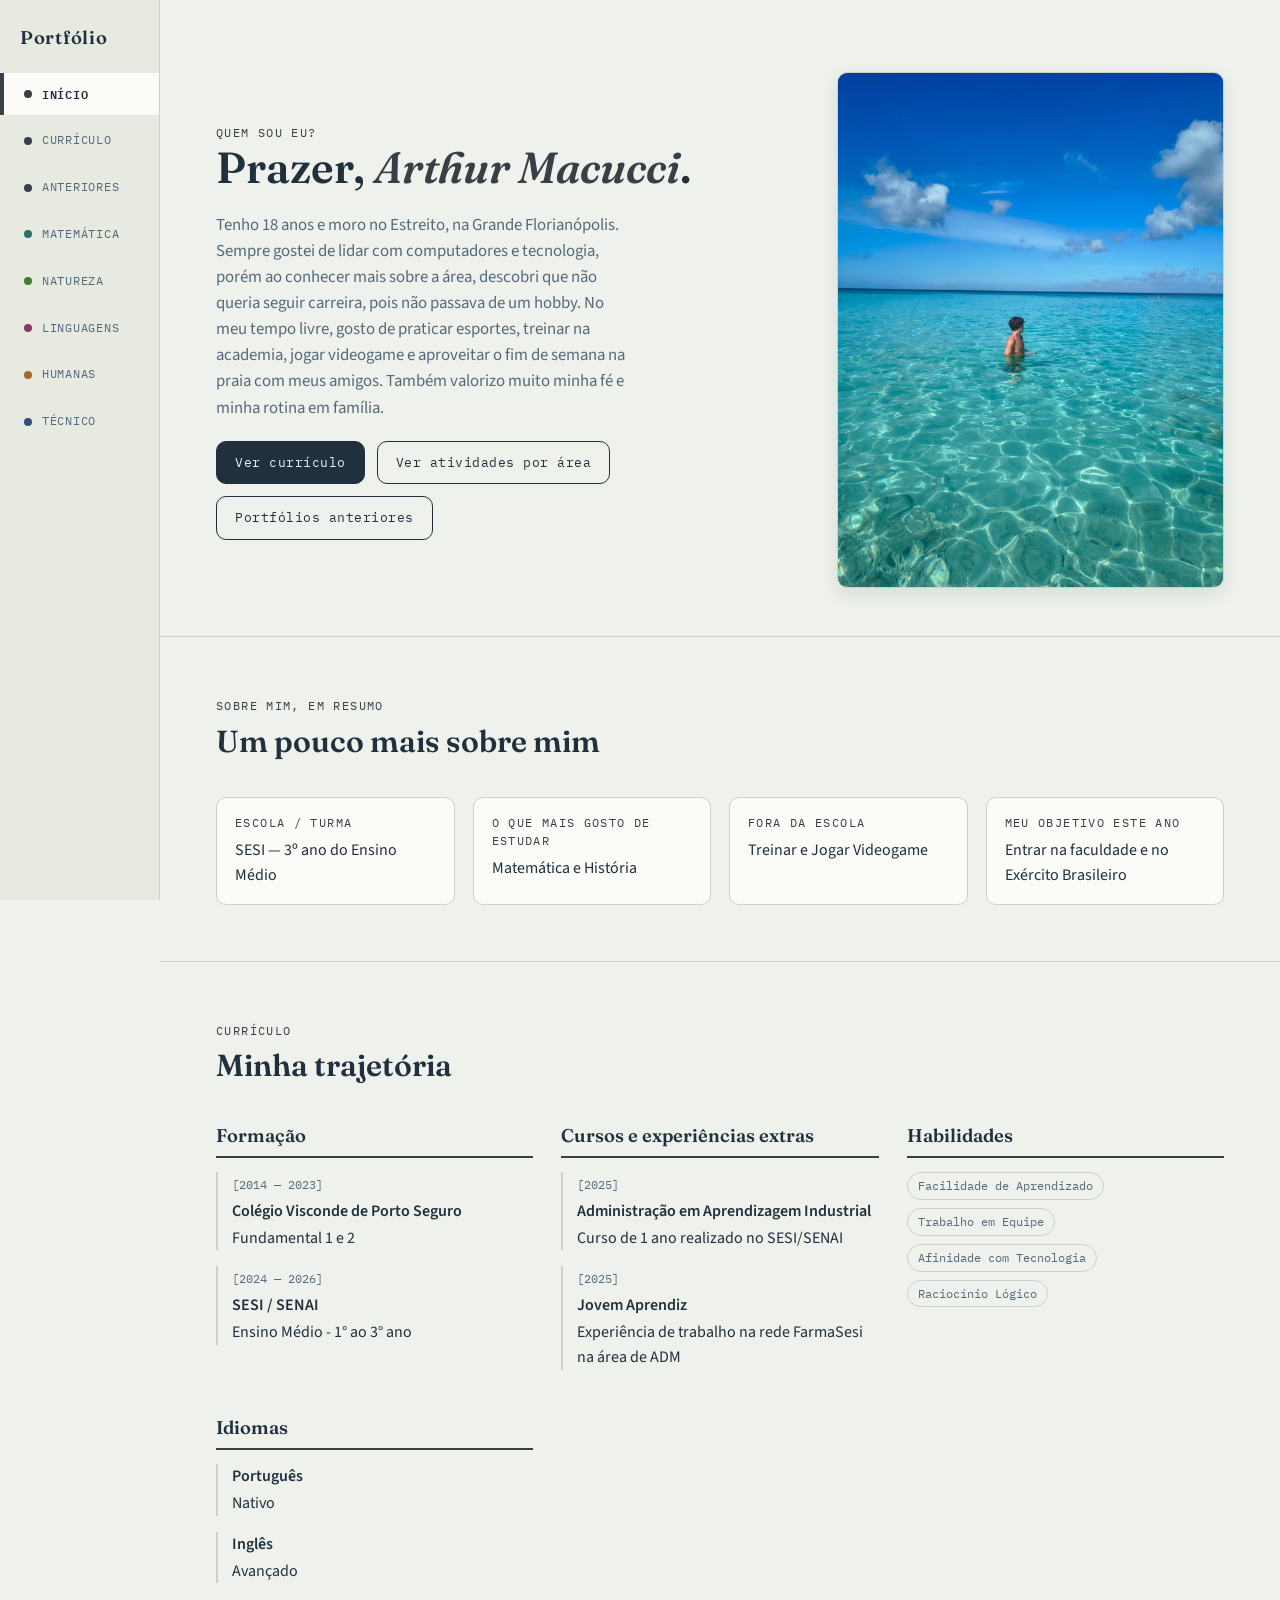
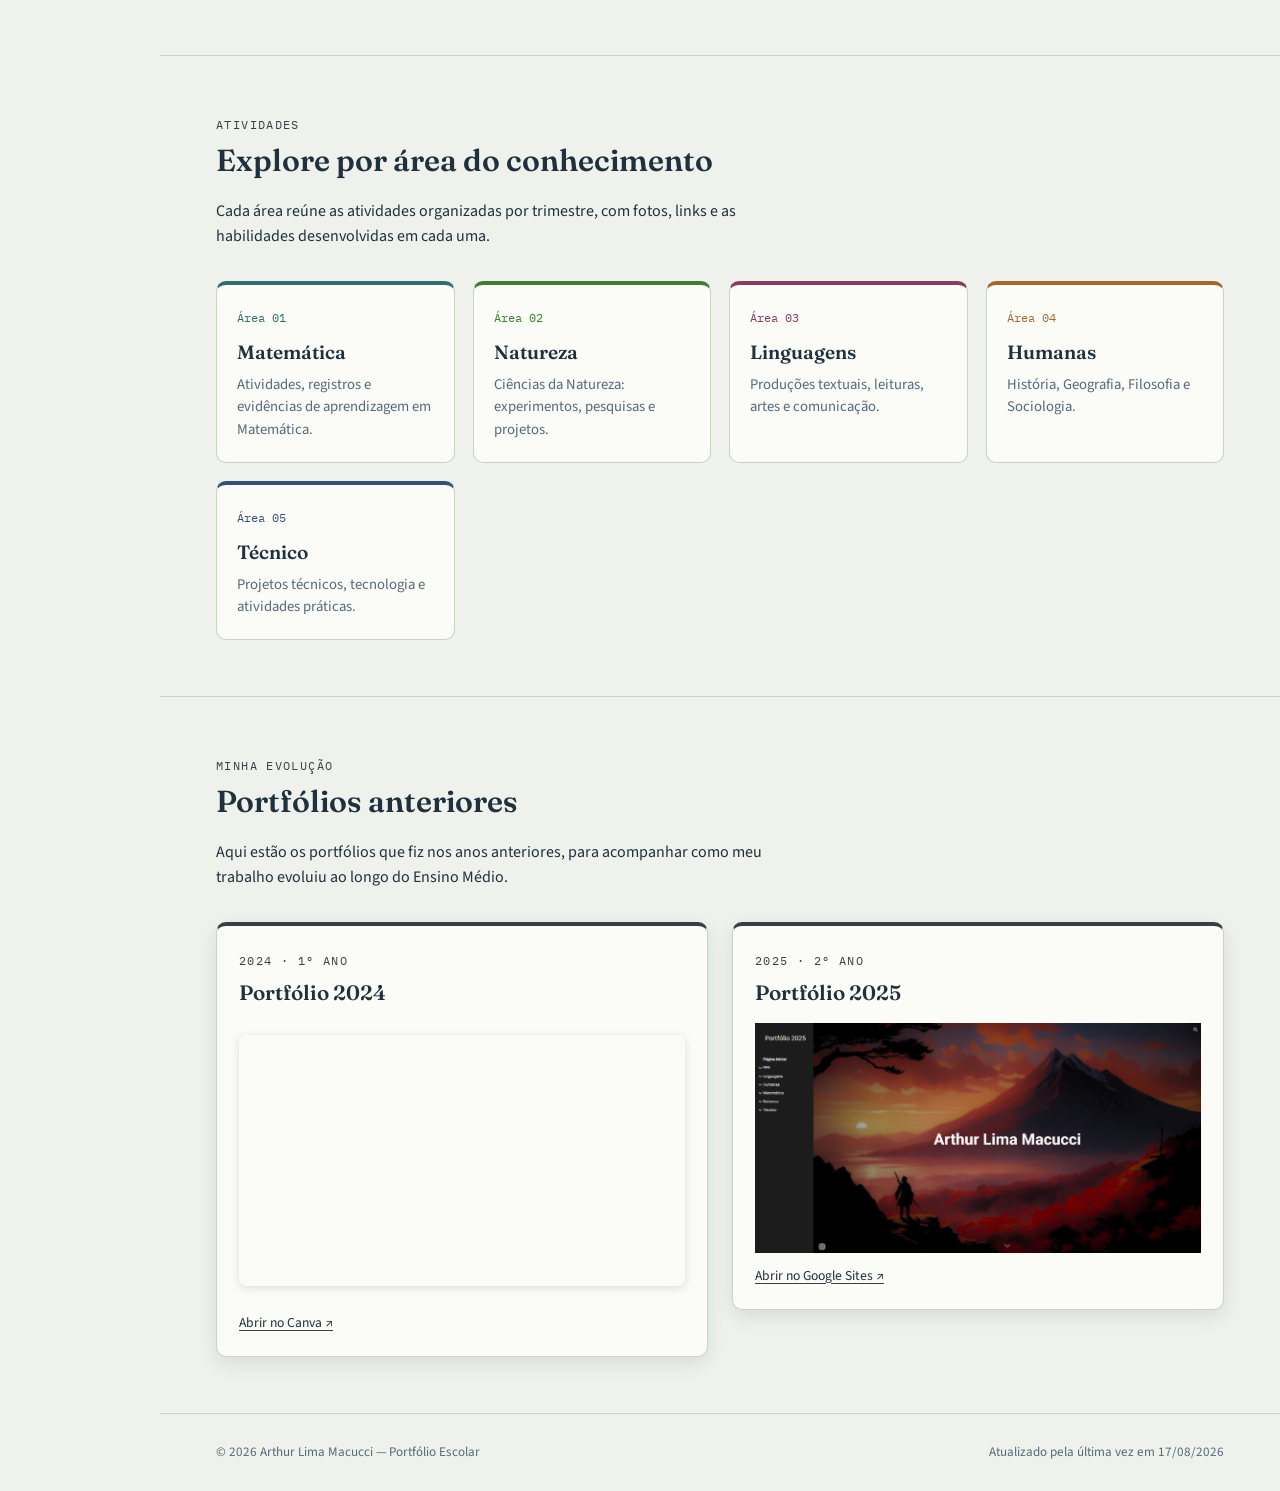
<file: index.html>
<!DOCTYPE html>
<html lang="pt-BR">
<head>
<meta charset="UTF-8">
<meta name="viewport" content="width=device-width, initial-scale=1.0">
<title>Portfólio Escolar — Arthur Lima Macucci</title>
<link rel="stylesheet" href="css/style.css">
</head>
<body class="pagina-geral">

  <!-- ===================== TOPO MOBILE ===================== -->
  <header class="topo-mobile">
    <span class="topo-mobile__titulo">Portfólio</span>
    <button class="topo-mobile__botao" data-acao="abrir-menu" aria-expanded="false">☰ Menu</button>
  </header>

  <div class="pagina">

    <!-- ===================== ÍNDICE / NAVEGAÇÃO ===================== -->
    <nav class="indice" aria-label="Navegação principal">
      <span class="indice__marca">Portfólio</span>
      <ul class="indice__lista">
        <li><a class="indice__aba ativa" href="index.html#inicio"><span class="ponto"></span>Início</a></li>
        <li><a class="indice__aba" href="index.html#curriculo"><span class="ponto"></span>Currículo</a></li>
        <li><a class="indice__aba" href="index.html#anteriores"><span class="ponto"></span>Anteriores</a></li>
        <li><a class="indice__aba indice__aba--mat" href="paginas/matematica.html"><span class="ponto"></span>Matemática</a></li>
        <li><a class="indice__aba indice__aba--nat" href="paginas/natureza.html"><span class="ponto"></span>Natureza</a></li>
        <li><a class="indice__aba indice__aba--lin" href="paginas/linguagens.html"><span class="ponto"></span>Linguagens</a></li>
        <li><a class="indice__aba indice__aba--hum" href="paginas/humanas.html"><span class="ponto"></span>Humanas</a></li>
        <li><a class="indice__aba indice__aba--tec" href="paginas/tecnico.html"><span class="ponto"></span>Técnico</a></li>
      </ul>
    </nav>

    <main class="conteudo">

      <section class="hero" id="inicio">
        <div class="hero__texto">
          <span class="eyebrow">Quem sou eu?</span>
          <h1 class="hero__titulo">Prazer, <em> Arthur Macucci</em>.</h1>
          <p class="hero__intro">
            Tenho 18 anos e moro no Estreito, na Grande Florianópolis. Sempre gostei de lidar com computadores e tecnologia, porém ao conhecer mais sobre a área, descobri que não queria seguir carreira, pois não passava de um hobby.
            No meu tempo livre, gosto de praticar esportes, treinar na academia, jogar videogame e aproveitar o fim de semana na praia com meus amigos. Também valorizo muito minha fé e minha rotina em família.
          </p>
          <div class="hero__acoes">
            <a class="botao botao--cheio" href="#curriculo">Ver currículo</a>
            <a class="botao botao--linha" href="#areas">Ver atividades por área</a>
            <a class="botao botao--linha" href="#anteriores">Portfólios anteriores</a>
          </div>
        </div>

        <div class="hero__retrato">
          <img src="assets/fotos/a.jpeg"
               data-substituir="assets/fotos/minha-foto.jpg"
               alt="Foto de Arthur Macucci">
        </div>
      </section>

      <section class="secao">
        <div class="secao__cabecalho">
          <span class="eyebrow">Sobre mim, em resumo</span>
          <h2 class="secao__titulo">Um pouco mais sobre mim</h2>
        </div>
        <div class="fatos">
          <div class="fatos__item">
            <span class="eyebrow">Escola / turma</span>
            SESI — 3º ano do Ensino Médio
          </div>
          <div class="fatos__item">
            <span class="eyebrow">O que mais gosto de estudar</span>
            Matemática e História
          </div>
          <div class="fatos__item">
            <span class="eyebrow">Fora da escola</span>
            Treinar e Jogar Videogame
          </div>
          <div class="fatos__item">
            <span class="eyebrow">Meu objetivo este ano</span>
            Entrar na faculdade e no Exército Brasileiro
          </div>
        </div>
      </section>

      <!-- ===================== CURRÍCULO ===================== -->
      <section class="secao" id="curriculo">
        <div class="secao__cabecalho">
          <span class="eyebrow">Currículo</span>
          <h2 class="secao__titulo">Minha trajetória</h2>
        </div>

        <div class="curriculo-grade">

          <div class="curriculo-bloco">
            <h3>Formação</h3>
            <div class="curriculo-item">
              <span class="curriculo-item__periodo">[2014 — 2023]</span>
              <p class="curriculo-item__titulo">Colégio Visconde de Porto Seguro</p>
              <p>Fundamental 1 e 2</p>
            </div>
            <div class="curriculo-item">
              <span class="curriculo-item__periodo">[2024 — 2026]</span>
              <p class="curriculo-item__titulo">SESI / SENAI</p>
              <p>Ensino Médio - 1° ao 3° ano</p>
            </div>
          </div>

          <div class="curriculo-bloco">
            <h3>Cursos e experiências extras</h3>
            <div class="curriculo-item">
              <span class="curriculo-item__periodo">[2025]</span>
              <p class="curriculo-item__titulo">Administração em Aprendizagem Industrial</p>
              <p>Curso de 1 ano realizado no SESI/SENAI</p>
            </div>
            <div class="curriculo-item">
              <span class="curriculo-item__periodo">[2025]</span>
              <p class="curriculo-item__titulo">Jovem Aprendiz</p>
              <p>Experiência de trabalho na rede FarmaSesi na área de ADM</p>
            </div>
          </div>

          <div class="curriculo-bloco">
            <h3>Habilidades</h3>
            <div class="chips">
              <span class="chip">Facilidade de Aprendizado</span>
              <span class="chip">Trabalho em Equipe</span>
              <span class="chip">Afinidade com Tecnologia</span>
              <span class="chip">Raciocínio Lógico</span>
            </div>
          </div>

          <div class="curriculo-bloco">
            <h3>Idiomas</h3>
            <div class="curriculo-item">
              <p class="curriculo-item__titulo">Português</p>
              <p>Nativo</p>
            </div>
            <div class="curriculo-item">
              <p class="curriculo-item__titulo">Inglês</p>
              <p>Avançado</p>
            </div>
          </div>

        </div>
      </section>

      <section class="secao" id="areas">
        <div class="secao__cabecalho">
          <span class="eyebrow">Atividades</span>
          <h2 class="secao__titulo">Explore por área do conhecimento</h2>
          <p>Cada área reúne as atividades organizadas por trimestre, com fotos, links e as habilidades desenvolvidas em cada uma.</p>
        </div>
        <div class="areas-grade">
          <a class="area-card area-card--mat" href="paginas/matematica.html">
            <span class="area-card__numero">Área 01</span>
            <h3>Matemática</h3>
            <p>Atividades, registros e evidências de aprendizagem em Matemática.</p>
          </a>
          <a class="area-card area-card--nat" href="paginas/natureza.html">
            <span class="area-card__numero">Área 02</span>
            <h3>Natureza</h3>
            <p>Ciências da Natureza: experimentos, pesquisas e projetos.</p>
          </a>
          <a class="area-card area-card--lin" href="paginas/linguagens.html">
            <span class="area-card__numero">Área 03</span>
            <h3>Linguagens</h3>
            <p>Produções textuais, leituras, artes e comunicação.</p>
          </a>
          <a class="area-card area-card--hum" href="paginas/humanas.html">
            <span class="area-card__numero">Área 04</span>
            <h3>Humanas</h3>
            <p>História, Geografia, Filosofia e Sociologia.</p>
          </a>
          <a class="area-card area-card--tec" href="paginas/tecnico.html">
            <span class="area-card__numero">Área 05</span>
            <h3>Técnico</h3>
            <p>Projetos técnicos, tecnologia e atividades práticas.</p>
          </a>
        </div>
      </section>

<!-- ===================== PORTFÓLIOS ANTERIORES ===================== -->
<section class="secao" id="anteriores">
  <div class="secao__cabecalho">
    <span class="eyebrow">Minha evolução</span>
    <h2 class="secao__titulo">Portfólios anteriores</h2>
    <p>Aqui estão os portfólios que fiz nos anos anteriores, para acompanhar como meu trabalho evoluiu ao longo do Ensino Médio.</p>
  </div>

  <div class="anteriores-grade">

    <article class="portfolio-anterior">
      <div class="portfolio-anterior__topo">
        <span class="eyebrow">2024 · 1º ano</span>
        <h3>Portfólio 2024</h3>
      </div>
      <div style="position: relative; width: 100%; height: 0; padding-top: 56.2225%;
        padding-bottom: 0; box-shadow: 0 2px 8px 0 rgba(63,69,81,0.16); margin-top: 1.6em; margin-bottom: 0.9em; overflow: hidden;
        border-radius: 8px; will-change: transform;">
  <iframe loading="lazy" style="position: absolute; width: 100%; height: 100%; top: 0; left: 0; border: none; padding: 0;margin: 0;"
    src="https://www.canva.com/design/DAHbw3qw5pU/eNw0Az0ATfu5e30VxXiDKA/view?embed" allowfullscreen="allowfullscreen" allow="fullscreen">
  </iframe>
</div>
<a href="https:&#x2F;&#x2F;www.canva.com&#x2F;design&#x2F;DAHbw3qw5pU&#x2F;eNw0Az0ATfu5e30VxXiDKA&#x2F;view?utm_content=DAHbw3qw5pU&amp;utm_campaign=designshare&amp;utm_medium=embeds&amp;utm_source=link" target="_blank" rel="noopener"></a>
      <a class="link-evidencia"
         href="https://canva.link/k8rc3dm0vwfp8c5"
         target="_blank" rel="noopener">Abrir no Canva ↗</a>
    </article>

    <article class="portfolio-anterior">
      <div class="portfolio-anterior__topo">
        <span class="eyebrow">2025 · 2º ano</span>
        <h3>Portfólio 2025</h3>
      </div>
      
      <div class="portfolio-anterior__foto">
      
        <img src="../assets/fotos/a2.png" alt="foto">
      </div>

      <a class="link-evidencia"
         href="https://sites.google.com/estudante.sesisenai.org.br/arthurmacucci/p%C3%A1gina-inicial"
         target="_blank" rel="noopener">Abrir no Google Sites ↗</a>
    </article>

  </div>
</section>

      <footer class="rodape">
        <span>© 2026 Arthur Lima Macucci — Portfólio Escolar</span>
        <span>Atualizado pela última vez em 17/08/2026</span>
      </footer>

    </main>
  </div>

  <script src="js/main.js"></script>
</body>
</html>
</file>
<file: css/style.css>
@import url('https://fonts.googleapis.com/css2?family=Fraunces:opsz,wght@9..144,500;9..144,600;9..144,700&family=Source+Sans+3:wght@400;500;600&family=IBM+Plex+Mono:wght@500&display=swap');

/* ---------- Tokens ---------- */
:root{
  --paper: #EEF1EC;
  --paper-alt: #E6EAE1;
  --card: #FBFBF8;
  --ink: #20303D;
  --ink-soft: #55697A;
  --linha: #CBD3C6;

  /* cor por área do conhecimento */
  --mat: #2F6F6B; /* Matemática   */
  --nat: #3F7D32; /* Natureza     */
  --lin: #8B3A62; /* Linguagens   */
  --hum: #A8672A; /* Humanas      */
  --tec: #35507A; /* Técnico      */
  --geral: #3A3F45; /* páginas gerais (início / currículo) */

  --cor-area: var(--geral); /* sobrescrita por classe no <body> de cada página */

  --raio: 10px;
  --sombra: 0 6px 18px rgba(32,48,61,0.10);

  --fonte-titulo: 'Fraunces', Georgia, serif;
  --fonte-texto: 'Source Sans 3', system-ui, sans-serif;
  --fonte-etiqueta: 'IBM Plex Mono', monospace;
}

/* ---------- Reset básico ---------- */
*, *::before, *::after{ box-sizing: border-box; }
html{ scroll-behavior: smooth; }
body{
  margin: 0;
  background: var(--paper);
  color: var(--ink);
  font-family: var(--fonte-texto);
  line-height: 1.55;
  -webkit-font-smoothing: antialiased;
}
img{ max-width: 100%; display: block; }
a{ color: inherit; }
h1, h2, h3, h4{ font-family: var(--fonte-titulo); font-weight: 600; margin: 0 0 .5em; color: var(--ink); }
p{ margin: 0 0 1em; }
ul{ margin: 0; padding: 0; list-style: none; }
button{ font: inherit; cursor: pointer; }

.eyebrow{
  font-family: var(--fonte-etiqueta);
  font-size: .72rem;
  letter-spacing: .12em;
  text-transform: uppercase;
  color: var(--cor-area);
}

/* ---------- Layout geral ---------- */
.pagina{
  display: grid;
  grid-template-columns: clamp(160px, 12vw, 190px) 1fr;   /* antes: 84px 1fr */
  min-height: 100vh;
}

/* ---------- Aba-índice (assinatura visual) ---------- */
.indice{
  background: var(--paper-alt);
  border-right: 1px solid var(--linha);
  position: sticky;
  top: 0;
  height: 100vh;
  height: 100dvh;
  display: flex;
  flex-direction: column;
  align-items: stretch;
  padding: 24px 0;
  overflow-y: auto;
  overscroll-behavior: contain;
  z-index: 30;
}
.indice__marca{
  font-family: var(--fonte-titulo);
  font-weight: 600;
  font-size: 1.15rem;
  letter-spacing: .04em;
  color: var(--ink);
  padding: 0 20px;
  margin-bottom: 20px;
  white-space: nowrap;
}
.indice__lista{ display: flex; flex-direction: column; gap: 4px; width: 100%; }
.indice__aba{
  --cor: var(--geral);
  display: flex;
  align-items: center;
  justify-content: flex-start;
  gap: 10px;
  padding: 12px 20px;
  border: none;
  border-left: 4px solid transparent;
  background: transparent;
  color: var(--ink-soft);
  font-family: var(--fonte-etiqueta);
  font-size: .76rem;
  letter-spacing: .06em;
  text-transform: uppercase;
  text-decoration: none;
  transition: transform .18s ease, border-color .18s ease, background .18s ease, color .18s ease;
}
.indice__aba span.ponto{
  width: 8px; height: 8px; border-radius: 50%;
  flex-shrink: 0;
  background: var(--cor);
}
.indice__aba:hover{
  background: var(--card);
  transform: translateX(4px);
  color: var(--ink);
}
.indice__aba:focus-visible{
  outline: 2px solid var(--cor);
  outline-offset: -2px;
}
.indice__aba.ativa{
  border-left-color: var(--cor);
  background: var(--card);
  color: var(--ink);
  font-weight: 600;
}
.indice__aba--mat{ --cor: var(--mat); }
.indice__aba--nat{ --cor: var(--nat); }
.indice__aba--lin{ --cor: var(--lin); }
.indice__aba--hum{ --cor: var(--hum); }
.indice__aba--tec{ --cor: var(--tec); }

/* menu mobile */
.indice__gaveta-botao{ display: none; }

/* ---------- Conteúdo ---------- */
.conteudo{ min-width: 0; }

.topo-mobile{
  display: none;
  align-items: center;
  justify-content: space-between;
  padding: 14px 18px;
  background: var(--paper-alt);
  border-bottom: 1px solid var(--linha);
  position: sticky;
  top: 0;
  z-index: 20;
}
.topo-mobile__titulo{ font-family: var(--fonte-titulo); font-weight: 600; }
.topo-mobile__botao{
  background: none; border: 1px solid var(--linha); border-radius: 6px;
  padding: 6px 10px; font-family: var(--fonte-etiqueta); font-size: .8rem;
}

/* ---------- Hero (página inicial) ---------- */
.hero{
  padding: 72px 56px 48px;
  border-bottom: 1px solid var(--linha);
  display: grid;
  grid-template-columns: 1.2fr .8fr;
  gap: 40px;
  align-items: center;
}
.hero__texto .eyebrow{ margin-bottom: 14px; }
.hero__titulo{ font-size: clamp(2.1rem, 3.4vw, 3.4rem); line-height: 1.05; }
.hero__titulo em{ font-style: italic; color: var(--cor-area); }
.hero__intro{ max-width: 52ch; color: var(--ink-soft); font-size: 1.05rem; }
.hero__acoes{ display: flex; gap: 12px; margin-top: 20px; flex-wrap: wrap; }
.botao{
  display: inline-flex; align-items: center; gap: 8px;
  padding: 11px 18px; border-radius: var(--raio);
  font-family: var(--fonte-etiqueta); font-size: .8rem; letter-spacing: .04em;
  text-decoration: none; border: 1px solid var(--ink);
  transition: background .15s ease, color .15s ease, transform .15s ease;
}
.botao--cheio{ background: var(--ink); color: var(--paper); }
.botao--cheio:hover{ transform: translateY(-2px); }
.botao--linha{ background: transparent; color: var(--ink); }
.botao--linha:hover{ background: var(--card); }

.hero__retrato{
  aspect-ratio: 3/4; border-radius: var(--raio); overflow: hidden;
  border: 1px solid var(--linha); box-shadow: var(--sombra);
  background: var(--card);
}
.hero__retrato img{ width: 100%; height: 100%; object-fit: cover; }

/* ---------- Seções gerais ---------- */
.secao{ padding: 56px; border-bottom: 1px solid var(--linha); }
.secao:last-child{ border-bottom: none; }
.secao__cabecalho{ max-width: 70ch; margin-bottom: 32px; }
.secao__titulo{ font-size: 1.9rem; }

/* Quem sou eu — lista de fatos rápidos */
.fatos{
  display: grid; grid-template-columns: repeat(auto-fit, minmax(180px, 1fr));
  gap: 18px; margin-top: 28px;
}
.fatos__item{
  background: var(--card); border: 1px solid var(--linha); border-radius: var(--raio);
  padding: 16px 18px;
}
.fatos__item .eyebrow{ display: block; margin-bottom: 6px; }

/* ---------- Currículo ---------- */
.curriculo-grade{ display: grid; grid-template-columns: repeat(auto-fit, minmax(300px, 1fr)); gap: 28px; }
.curriculo-bloco h3{ font-size: 1.15rem; border-bottom: 2px solid var(--cor-area); padding-bottom: 6px; margin-bottom: 14px; }
.curriculo-item{ margin-bottom: 16px; padding-left: 14px; border-left: 2px solid var(--linha); }
.curriculo-item__periodo{ font-family: var(--fonte-etiqueta); font-size: .72rem; color: var(--ink-soft); text-transform: uppercase; }
.curriculo-item__titulo{ font-weight: 600; margin: 2px 0; }
.chips{ display: flex; flex-wrap: wrap; gap: 8px; margin-top: 6px; }
.chip{
  font-family: var(--fonte-etiqueta); font-size: .72rem; padding: 4px 10px;
  border: 1px solid var(--linha); border-radius: 100px; color: var(--ink-soft);
}

/* ---------- Grade de áreas (cards na home) ---------- */
.areas-grade{ display: grid; grid-template-columns: repeat(auto-fit, minmax(220px, 1fr)); gap: 18px; }
.area-card{
  --cor: var(--geral);
  background: var(--card); border: 1px solid var(--linha); border-radius: var(--raio);
  padding: 20px; text-decoration: none; color: var(--ink);
  border-top: 4px solid var(--cor);
  transition: transform .15s ease, box-shadow .15s ease;
}
.area-card:hover{ transform: translateY(-3px); box-shadow: var(--sombra); }
.area-card__numero{ font-family: var(--fonte-etiqueta); font-size: .75rem; color: var(--cor); }
.area-card h3{ margin: 8px 0 6px; font-size: 1.2rem; }
.area-card p{ color: var(--ink-soft); font-size: .92rem; margin: 0; }
.area-card--mat{ --cor: var(--mat); }
.area-card--nat{ --cor: var(--nat); }
.area-card--lin{ --cor: var(--lin); }
.area-card--hum{ --cor: var(--hum); }
.area-card--tec{ --cor: var(--tec); }

/* ---------- Cabeçalho de página de área ---------- */
.area-hero{
  padding: 56px 56px 32px;
  border-bottom: 1px solid var(--linha);
  background: linear-gradient(180deg, color-mix(in srgb, var(--cor-area) 8%, var(--paper)) 0%, var(--paper) 100%);
}
.area-hero__titulo{ font-size: clamp(1.9rem, 3vw, 2.6rem); }
.area-hero__intro{ max-width: 68ch; color: var(--ink-soft); }

/* ---------- Filtro de trimestre ---------- */
.filtro-trimestre{
  display: flex; gap: 8px; flex-wrap: wrap;
  padding: 0 56px; margin: 28px 0 0;
}
.filtro-trimestre__botao{
  background: var(--card); border: 1px solid var(--linha); border-radius: 100px;
  padding: 8px 16px; font-family: var(--fonte-etiqueta); font-size: .78rem;
  color: var(--ink-soft);
}
.filtro-trimestre__botao.ativo{
  background: var(--cor-area); border-color: var(--cor-area); color: #fff;
}

/* ---------- Bloco de trimestre e cards de atividade ---------- */
.trimestre{ padding: 40px 56px; }
.trimestre__titulo{
  display: flex; align-items: baseline; gap: 10px; margin-bottom: 22px;
}
.trimestre__titulo h2{ font-size: 1.5rem; margin: 0; }
.trimestre__titulo .eyebrow{ font-size: .7rem; }

.atividades{ display: grid; grid-template-columns: repeat(auto-fit, minmax(300px, 1fr)); gap: 22px; }

.atividade{
  background: var(--card); border: 1px solid var(--linha); border-radius: var(--raio);
  padding: 22px; position: relative; box-shadow: var(--sombra);
}
.atividade__topo{ display: flex; justify-content: space-between; align-items: flex-start; gap: 10px; margin-bottom: 10px; }
.atividade__titulo{ font-size: 1.15rem; margin: 0; }
.selo{
  font-family: var(--fonte-etiqueta); font-size: .66rem; text-transform: uppercase;
  letter-spacing: .05em; padding: 5px 9px; border-radius: 6px;
  border: 1px dashed var(--cor-area); color: var(--cor-area); white-space: nowrap;
  transform: rotate(-2deg);
}
.selo--escolha{ border-style: solid; }

.atividade__campo{ margin-bottom: 12px; }
.atividade__campo h4{
  font-family: var(--fonte-etiqueta); font-size: .68rem; text-transform: uppercase;
  letter-spacing: .08em; color: var(--ink-soft); margin: 0 0 4px;
}
.atividade__campo p{ margin: 0; font-size: .95rem; }

.habilidades{ display: flex; flex-wrap: wrap; gap: 6px; }
.habilidades .chip{ border-color: var(--cor-area); color: var(--cor-area); }

.evidencias{ display: grid; grid-template-columns: repeat(3, 1fr); gap: 8px; margin-top: 6px; }
.evidencias__foto{
  border-radius: 6px; overflow: hidden; border: 1px solid var(--linha);
  aspect-ratio: 4/3; cursor: zoom-in; background: var(--paper-alt);
}
.evidencias__foto img{ width: 100%; height: 100%; object-fit: cover; }

.atividade__links{ display: flex; flex-wrap: wrap; gap: 10px; margin-top: 10px; }
.link-evidencia{
  font-size: .85rem; text-decoration: underline; text-decoration-color: var(--cor-area);
  text-underline-offset: 3px;
}

/* espaço reservado — usado quando o estudante ainda não preencheu a atividade */
.placeholder-atividade{
  border: 2px dashed var(--linha); border-radius: var(--raio);
  padding: 26px; text-align: center; color: var(--ink-soft);
  font-family: var(--fonte-etiqueta); font-size: .82rem;
}

/* ---------- Lightbox simples ---------- */
.lightbox{
  position: fixed; inset: 0; background: rgba(32,48,61,.86);
  display: none; align-items: center; justify-content: center; z-index: 100; padding: 30px;
}
.lightbox.aberto{ display: flex; }
.lightbox img{ max-height: 86vh; border-radius: 8px; }
.lightbox__fechar{
  position: absolute; top: 22px; right: 26px; background: none; border: none;
  color: #fff; font-size: 1.6rem; line-height: 1;
}

/* ---------- Portfólios anteriores ---------- */
.anteriores-grade{ display: grid; grid-template-columns: repeat(auto-fit, minmax(320px, 1fr)); gap: 24px; align-items: start; }
.portfolio-anterior{
  background: var(--card); border: 1px solid var(--linha); border-radius: var(--raio);
  padding: 22px; box-shadow: var(--sombra); border-top: 4px solid var(--geral);
}
.portfolio-anterior__topo{ margin-bottom: 14px; }
.portfolio-anterior__topo h3{ font-size: 1.3rem; margin: 4px 0 0; }
.portfolio-anterior .link-evidencia{ display: inline-block; margin-top: 12px; }
.embed-canva{
  position: relative; width: 100%; height: 0; padding-top: 56.2225%;
  border-radius: 8px; overflow: hidden; background: var(--paper-alt);
  box-shadow: 0 2px 8px 0 rgba(63,69,81,0.16); will-change: transform;
}
.embed-canva iframe{ position: absolute; inset: 0; width: 100%; height: 100%; border: none; padding: 0; margin: 0; }

/* ---------- Rodapé ---------- */
.rodape{
  padding: 28px 56px; color: var(--ink-soft); font-size: .82rem;
  display: flex; justify-content: space-between; flex-wrap: wrap; gap: 8px;
}

/* ---------- Telas baixas (notebooks): menu lateral mais compacto ---------- */
@media (min-width: 861px) and (max-height: 700px){
  .indice{ padding: 14px 0; }
  .indice__marca{ margin-bottom: 10px; font-size: 1.05rem; }
  .indice__lista{ gap: 2px; }
  .indice__aba{ padding: 9px 20px; }
}

/* ---------- Responsivo ---------- */
@media (max-width: 860px){
  .pagina{ grid-template-columns: 1fr; }
  .indice{ display: none; position: fixed; left: 0; top: 57px;
  height: calc(100vh - 57px); height: calc(100dvh - 57px);
  width: 230px; padding: 16px 0; box-shadow: var(--sombra); }
  .indice.aberta{ display: flex; }
  .topo-mobile{ display: flex; }

  .hero{ grid-template-columns: 1fr; padding: 40px 22px; }
  .secao, .area-hero, .trimestre{ padding-left: 22px; padding-right: 22px; }
  .filtro-trimestre{ padding-left: 22px; padding-right: 22px; }
  .rodape{ padding: 24px 22px; }
  .evidencias{ grid-template-columns: repeat(2, 1fr); }
}
</file>
